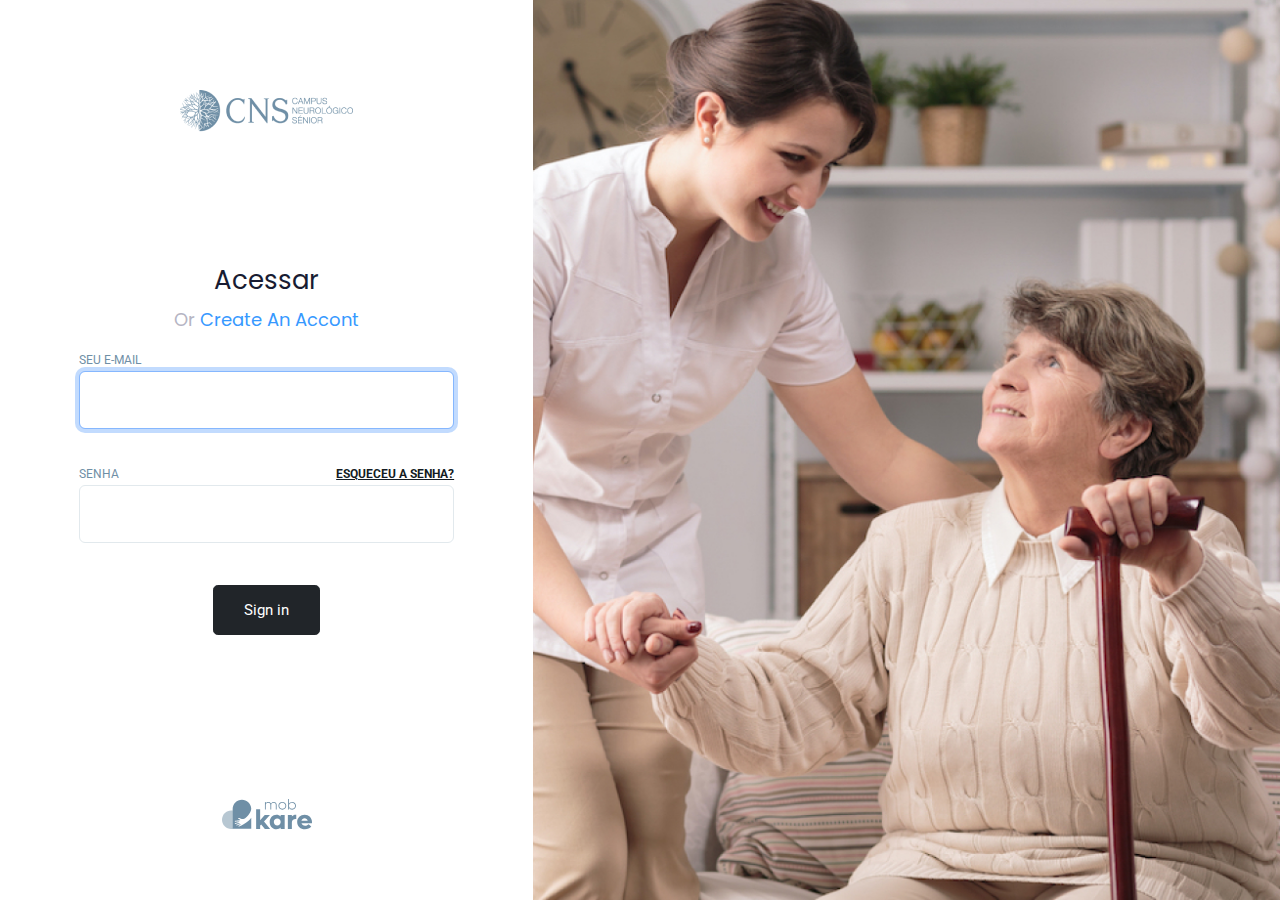
<file: login.html>
<!DOCTYPE html>
<html lang="pt-br">
  <head>
   <!-- Meta tags Obrigatórias -->
    <meta charset="utf-8">
    <meta name="viewport" content="width=device-width, initial-scale=1, shrink-to-fit=no">
     <meta name="theme-color" content="#ff9224">
    <link rel="shortcut icon" href="favicon.ico"/>
      <meta name="description" content="It´s always time to care">
     <meta property="og:title" content="Mob Kare">
     <meta property="og:description" content="It´s always time to care">
    <meta property="og:image" itemprop="image" content="" >
   
    <!-- Bootstrap CSS -->
    <link rel="preconnect" href="https://fonts.gstatic.com">
    <link href="https://fonts.googleapis.com/css2?family=Poppins:wght@400;700&family=Roboto&display=swap" rel="stylesheet">
    <link rel="stylesheet" href="libs/bootstrap/css/bootstrap.min.css">       
    <link rel="stylesheet" type="text/css" href="libs/lightbox/css/lightbox.min.css">
    <link rel="stylesheet" type="text/css" href="libs/css/geral.css">
    <link rel="stylesheet" type="text/css" href="libs/css/login.css">
    <title>Mob Kare</title> 

 

</head>

  <body class="text-center">
      
      <section class="container-fluid">
          <div class="row group-form">

              <div class="col-sm-12 col-md-5" id="bloco-busca">
                
                <main class="form-signin">
                  <form>
                   <div class="lg-top"><img src="img/logo.png" alt="" ></div>
                    <h1 class="mb-3 fw-normal">Acessar <span> Or <a href="">Create An Accont</a></span></h1>
                    <label for="inputEmail" >SEU E-MAIL</label>
                    <input type="email" id="inputEmail" class="form-control form-control-lg" required="" autofocus="">
                    <label for="inputPassword" id="blc-senha" >SENHA <span><a href="">esqueceu a senha?</a></span></label>
                    <input type="password" id="inputPassword" class="form-control form-control-lg"  required="">
                    
                    <button class=" btn btn-lg btn-dark" type="submit">Sign in</button>
                    <p class="marca-rodape"><img src="img/mob-kare-rodape.svg"></p>
                  </form>
                </main>


              </div>

              <div class="col-sm-12 col-md-7" id="login-bg"></div>

          </div>
      </section>


    <!-- JavaScript (Opcional) -->
    <script type="text/javascript" src="libs/jquery-3.5.1.min.js"></script>
    <script type="text/javascript" src="libs/jquery-migrate-3.3.2.min.js"></script>
    <script type="text/javascript" src="libs/lightbox/js/lightbox.min.js"></script>

    <!-- jQuery primeiro, depois Popper.js, depois Bootstrap JS -->
   <script type="text/javascript" src="libs/bootstrap/js/bootstrap.bundle.min.js"></script>
   
    <script type="text/javascript" src="libs/geral.js"></script>
  </body>
</html>
</file>
<file: libs/css/geral.css>
body{
    background: #f8f9fb;
    color: #6f8fa6;
}

body, p, ul, ol, dl, input, textarea {
    font-family: 'Roboto', sans-serif;
     
    
}
a,a:hover{
    color: #131c23;
}
a:hover{
    text-decoration: none;
}

button:focus {
    outline: dotted 1px;
    outline: 0 !important;
}

h1, h2, h3, h4, h5, h6{
    font-family: 'Poppins', sans-serif;
    font-weight: 700;
}

h1{
    font-size: 2.3rem;
}
/* CORES 

primaria: #6f8fa6;
secundaria: #131c23;
accent: #67cc78;
text color: #131c23;

*/

/*LOGIN*/


#login-bg{
    background: url(../../img/bg-login.jpg) no-repeat center center;
    background-size: cover; 
    height: calc(100vh - 0rem);
}



header{
    border-top:5px solid #67CC78;
    background:#fff;
}

.navegacao-topo{
    list-style-type: none;
    padding: 0;
    margin: 17px 0 auto;
    text-align: center;
}

.container{
    max-width: 750px;
}

.navegacao-topo li{
    font-size: 14px;
    text-align: center;
    border-right:1px solid #ebeff3;
    padding: 10px 20px;
    display: inline-block;
    position: relative;
}

.navegacao-topo li:last-child{
    border-right: 0 !important;
}

.navegacao-topo li a span{
    display: block;
 
}

#logo-cliente{
    margin: 24px;
    display: block;
}

.navegacao-topo li a.ativo{
    opacity: 60%;
    color: #6f8fa6;
    text-decoration: none;
}

.alert-msg::before{
    content: '';
    display: block;
    width: 10px;
    height: 10px;
    top: 6px;
    right: 38px;
    position: absolute;
    background: url(../../img/alert-msg.svg) no-repeat center top;
}

.dropblack{
    background:#f1f4f6;
    color: #6f8fa6;
    border-radius: 6px;
    text-decoration: underline;
    border: 0;
    font-size: 14px;
    padding: 10px 20px;
}
.dropblack span{
    margin-right: 10px;
}

.dropblack  i{
    font-style: normal !important; 
}

.dropblack.show{
    /*background:#131C23;*/
}

header .dropdown-toggle::after{
    border:0 !important;
}
.remote-ico{
    margin:24px;
}


header .dropdown-item {
    padding: 1rem 0 1rem 3rem !important;
}

.dropdown-menu-dark {
    color: #6f8fa6;
    background-color: #131C23;
    border-color: rgba(0, 0, 0, 0.15);
    text-align: right;
    font-size: 14px;
    padding: 25px 30px;
    border-radius: 6px;
}

.dropdown-menu-dark li{
   
}

.dropdown-menu-dark li a {
   
    color: #6f8fa6 !important;
    text-decoration: underline;
}

.dropdown-menu-dark .dropdown-item:hover, .dropdown-menu-dark .dropdown-item:focus {
    color: #fff;
    background-color: transparent;
    opacity: 0.6;
}
.exit-ic{
    position: relative;
}

.exit-ic:after{
    content: '';
    position: absolute;
    right: 29px;
    top: 14px;
    background: url(../../img/exit.svg) no-repeat;
    width: 24px;
    height: 24px;
}
.imagem-topo{
    background: url(../../img/topo.png) no-repeat;
    background-size: cover;
    height: 120px;
    position: relative;
}

.bt-personalizar {
    font-size: 14px;
    position: relative;
    color: #fff;
    background-color: rgba(255,255,255,0.2);
    padding: 14px 23px 13px 44px;
    float: right;
    margin: 34px 24px 24px 24px;
    border-radius: 6px;
}

.bt-personalizar:hover{
    color: #fff;
    background-color: rgba(255,255,255,0.4);
}
.bt-personalizar:after{
    content: '';
    width: 24px;
    height: 24px;
    background: url(../../img/ico-galer.svg) no-repeat;
    position: absolute;
        left: 10PX;
    top: 12px;

}
i{
    font-style:normal;
}

.intv{
    background:url(../../img/clc-cinza.svg) no-repeat left center;
    color: #D8D8D8;
    padding-left:13px;
}

.atv{
    background: url(../../img/clc-verde.svg) no-repeat left center;
    color: #6DD8A4;
     padding-left:13px;
}

.aclist{
    background:#F4F6F9;
    padding:6px;
    border-radius: 6px;
}

.bt-menu-mobile {
    display: none;
    cursor: pointer;
    font-size: 14px;
    position: relative;
    color: #fff;
    background-color: rgba(255,255,255,0.2);
    padding: 14px 23px 13px 44px;
    float: left;
    margin: 34px 24px 24px 24px;
    border-radius: 6px;
}

.bt-menu-mobile:hover{
    color: #fff;
    background-color: rgba(255,255,255,0.4);
}
.bt-menu-mobile:after{
    content: '';
    width: 24px;
    height: 24px;
    background: url(../../img/menu-mob.svg) no-repeat;
    position: absolute;
    left: 10PX;
    top: 12px;
}

#navegacao-inferior{
    display: none;
}


.center-usuario{
    text-align: center;
    margin:0 auto;
}
.center-usuario h1{
    color: #131c23;
    margin-bottom: 40px;
}

.center-usuario img {
    margin-bottom: 20px;
    margin-top: -70px;
    position: relative;
    z-index: 120;
}
.center-usuario h1 span{
    display: block;
    color: #6F8FA6 !important;
    font-family: 'Roboto', sans-serif;
    font-size: 14px;
}
.idv{
    width: 100%;
    height: 3px;
    background-color: rgba(111,143,166,0.2);
}

.ultimas-atualizacoes{
    font-size: 18px;
    position: relative;
    margin: 42px 0;
    color: #131c23;
    padding-left: 32px;
}
.ultimas-atualizacoes:before{
    background: url(../../img/atualizacoes.svg) no-repeat;
    width: 24px;
    height: 24px;
    content: '';
    display: block;
    position: absolute;
    top: -2px;
    left: 0;
}

.filtros{
    text-align: right !important;
    margin: 40px 0 0 0;
    padding: 0;
    list-style-type: none;
}
.filtros li{display: inline-block;}

.filtros li:last-child{
    margin-left: 10px;
}
.filtros li a {
    position: relative;
    background-color: rgba(111,143,166,0.2);
    color: #6F8FA6;
    padding: 13px 20px 12px 40px;
    font-size: 12px;
    border-radius: 6px;
}

.sessao-filtro{
    display: none;
}
.sessao-filtro.ativado{
    display: block !important;
}

.filtros li a:hover{
    text-decoration: none;
}

.porfiltro{
    cursor: pointer;
}

.porfiltro:before, .pordata:before{
    content: '';
    width: 24px;
    height: 24px;
    left: 9px;
    top: 8px;
    display: block;
    position: absolute;
}

.porfiltro:before{
    background: url(../../img/filtro.svg) no-repeat;
}

.pordata:before{
    background: url(../../img/data.svg) no-repeat;
}



#display-filtro,#display-data{
    padding-top: 30px;
    margin-bottom: 50px;
}

#display-filtro h4,#display-data h4{
    font-size:12px;
    display: block;
    width: 100%;
    margin-bottom: 15px;
    padding-bottom: 7px;
}

#bloco-filtro{
    padding: 0;
    margin: 0 0 0px 0;
    display: block;
    width: 100%;
}

#bloco-filtro li{
    display: inline-block;
}

#bloco-filtro li a{
    font-size: 14px;
    border: 1px solid #6f8fa6;
    color: #6f8fa6;
    padding: 14px 14px;
    border-radius:6px;
    font-weight:300;
}

#bloco-filtro li a.ativo{
    background-color: rgba(111,143,166,0.2);
    text-decoration: none;
}
#display-data input{
    border-radius: 6px;
}

.filtro-data{
    display: none;
}
.filtro-data.ativado{
    display: block !important;
}

.postagens{
    position: relative;
    padding: 40px;
    margin-bottom: 40px;
}
.postagens h4{
    font-size: 16px;
    line-height: 150%;
    color: #131C23;
    margin-bottom: 30px;
    position: relative;
    padding-left: 70px;
}

.postagens h4:before{
    content: '';
    position: absolute;
    left: 0;
    top: 0;
    width: 50px;
    height: 50px;
}

.bg-alimentacao.postagens h4:before{
    background: url(../../img/Ico-alimentacao.svg) no-repeat;
}

.bg-alimentacao{
    border-left: 4px solid #EFA765;
}

.bg-sono.postagens h4:before{
    background: url(../../img/Ico-sono.svg) no-repeat;
}

.bg-sono{
    border-left: 4px solid #6DBED8;
}


.bg-higiene.postagens h4:before{
    background: url(../../img/ico-higiene.svg) no-repeat;
    background-size: cover;
}

.bg-higiene{
    border-left: 4px solid #D86DB3;
}


.bg-medicamento.postagens h4:before{
    background: url(../../img/ico-medicamentos.svg) no-repeat;
    background-size: cover;
}


.bg-medicamento{
    border-left: 4px solid #6DD8A4;
}


.bg-atividade.postagens h4:before{
    background: url(../../img/atividades.svg) no-repeat;
    background-size: cover;
}


.bg-atividade{
    border-left: 4px solid #B56DD8;
}

.bg-urgentes.postagens h4:before{
    background: url(../../img/ico-urgente.svg) no-repeat;
    background-size: cover;
}


.bg-urgentes{
    border-left: 4px solid #FF604A;
}






.postagens h4 span {
    display: block;
    font-size: 14px;
    color: #6F8FA6;
     font-family: 'Roboto', sans-serif;
}


.postagens h5{
    font-size: 12px;
    color: #6F8FA6;
    margin-bottom: 20px;
}
.postagens h5 span {
    display: block;
    font-size: 14px;
    line-height: 150%;
    color: #131C23;
     font-family: 'Roboto', sans-serif;
}

.cmtr{
    margin-top:30px;
    font-size: 14px;
    margin-bottom: 0;
}
.cmtr a{
    color: #6F8FA6;
}

.rounded{
    border-radius: 8px !important;
}
.shadow {
   box-shadow: 0px 14px 28px rgba(111, 143, 166, 0.08) !important;
}

.user-detalhe {
    position: absolute;
    right: 40px;
    top: 46px;
    font-size: 14px;
    color: #6F8FA6;
}
.user-detalhe a{ color: #6F8FA6; }



footer{
    padding-top: 20px;
    background: #131C23;
    color: #6F8FA6;
    font-size: 14px;
    padding-bottom: 60px;
}

footer .idv{
    margin-bottom:30px;
}

footer a:hover{
    color: #6F8FA6;
    text-decoration: none;
}
.tp-footer{
    margin-top:5px;
}

footer p.text-end{
    margin-top:11px;
}

.bt-plus{
    position: relative;
    background-color: rgba(111,143,166,0.1);
    color: #6F8FA6;
    padding: 16px 16px 16px 48px;
    border-radius: 6px;
}

a.bt-plus:before{
    content: '';
    display: block;
    position: absolute;
    left: 14px;
    top: 13px;
    width: 24px;
    height: 24px;
    background: url(../../img/cloud-crossed.svg) no-repeat;
}

.imagens-post{
    width: 100%;
    display: block;
    height: 400px;
    background-size: cover;
    position: relative;
    border-radius: 8px;
    overflow: hidden;
    margin-bottom: 40px;
    background-position: center;
}
.lupa-plus{
    position: absolute;
    right: 40px;
    bottom: 40px;
    z-index: 40;
}
.inf-galeria{
    position: absolute;
    left: 40px;
    bottom: 40px;
    padding: 12px 5px 5px 68px;
    margin: 0;
}
.inf-galeria{
   z-index: 40;
    color: #fff;
    font-size: 14px;
    
}
.inf-galeria img{
border-radius: 10px;
     width: 20px;
    height: 20px;
}
.inf-galeria span{
    display: block;
    line-height: 32px;
}

.inf-galeria a{
    color: #fff;
}

.inf-galeria:before{
    content: '';
    width: 60px;
    height: 60px;
    background: url(../../img/ico-galer.svg) no-repeat;
    position: absolute;
    left: 0;
    top: 0px;
    background-size: cover;
}
.degrade{
    position: absolute;
    width: 100%;
    height: 100%;
    display: block;
    background: rgb(57,66,73);
background: linear-gradient(0deg, rgba(57,66,73,0.6) 0%, rgba(111,143,166,0.19) 100%);
}

.titulo{
    display: inline-block;
    background: rgba(111, 143, 166, 0.5);
    color: #fff;
    font-size: 28px;
    padding: 8px 12px;
    border-radius: 6px;
    margin: 35px;
}

.detalhe-topo{
     background: rgba(111, 143, 166, 0.5);
     border-radius: 9px;
     float: right;
     color: #fff;
     margin: 20px 24px 24px 24px;
     padding: 10px 15px 1px 15px;
}

.detalhe-topo img{
    width: 50px;
    display:inline-block;
    margin-right:20px;
    height: 50px;
    border-radius:8px;
    position: relative;
    top: -14px;
}
.detalhe-topo h2{
    font-size:28px;
    display:inline-block;
}

.detalhe-topo h2 span{
    font-size:14px;
    font-family: 'Roboto', sans-serif;
    display:block;
    position:relative;
    padding-top: 4px;
}
.detalhe-topo h2 span:before{
    content:'';
    width:100%;
    height:1px;
    opacity: 0.2;
    border: 1px solid #FFFFFF;
    display:block;
    top: 0;
    position: absolute;
}
#esp-galeria{
    margin-top:40px;
}



::-webkit-input-placeholder  { color: #6F8FA6 !important; text-decoration: underline; }
input:-moz-placeholder { color: #6F8FA6 !important; text-decoration: underline;}


::-webkit-input-placeholder  { color: #6F8FA6 !important;  }
#data-modal:-moz-placeholder { color: #6F8FA6 !important; }


textarea:-moz-placeholder { color: #6F8FA6 !important; text-decoration: underline;}

/* CHAT */

.messaging img{ max-width:100%;}
.inbox_people {
   
    float: left;
    overflow: hidden;
    width: 30%;
   
    padding-left: 32px;
}

#data-modal{
    background:url(../../img/calendar.svg) no-repeat 95% 17px;
}
.stylish-input-group{
    position: relative;
}
.inbox_msg {
    clear: both;
    overflow: hidden;
    padding-bottom: 30px;
}
.top_spac{ margin: 20px 0 0;}


.recent_heading {float: left; width:40%;}
.srch_bar {
  display: inline-block;
  
  width: 100%; 
}
.headind_srch {
    padding: 5px 8px 8px 0;
    overflow: hidden;
}

.chat_ib h5{
     font-family: 'Roboto', sans-serif;
}

.recent_heading h4 {
  color: #05728f;
  font-size: 21px;
  margin: auto;
}
.srch_bar input{ 
        background: rgba(111, 143, 166, 0.1);
    border-radius: 6px;
    width: 100%;
    padding: 15px 15px;
    font-size: 14px;
    height: 52px;
    border: 0;
    margin-top:5px;

 }
.srch_bar .input-group-addon button {
  background: rgba(0, 0, 0, 0) none repeat scroll 0 0;
  border: medium none;
  padding: 0;
  color: #707070;
  font-size: 18px;
}
.srch_bar .input-group-addon { margin:0; position: absolute; top: 11px;
right: 11px;}

.chat_ib h5{font-size:16px;color:#6F8FA6;margin:0 0 8px 0;font-weight: bold;margin-bottom: 0;}
.chat_ib h5 span{ float: right;
    margin-top: 9px;}
.chat_ib p{ font-size:14px; color:#6F8FA6; margin:auto}
.chat_img {
  float: left;
  width: 11%;
}
.chat_ib {
  float: left;
  width: 88%;
}

.chat_people{ overflow:hidden; clear:both;}
.chat_list {
  border-top: 1px solid #dde4ea;
  margin: 0 9px 0 0;
  padding: 23px 16px 19px;
}
.inbox_chat { /*height: 550px; overflow-y: scroll;*/}

.active_chat{background: #fff;}

.incoming_msg_img {
  display: inline-block;
  width: 6%;
}
.received_msg {
  display: inline-block;
  padding: 0 0 0 10px;
  vertical-align: top;
  width: 92%;
 }
 .received_withd_msg p {
  color: #131C23;
  font-size: 14px;
  margin: 0;
 
  width: 100%;
}
.time_date {
  color: #6F8FA6;
  display: block;
  font-size: 12px;
  margin: 8px 0 0;
}
.received_withd_msg { width: 57%;
background: #EAEEF3;
padding:20px;
border-radius: 0px 13px 13px 13px;}
.mesgs {
  float: left;
  padding: 30px 15px 0 25px;
  width: 70%;
  border-left: 3px solid #dde4ea;
}

 .sent_msg p {
 
  font-size: 14px;
  margin: 0; 
  color: #131C23;
  width:100%;
}
.outgoing_msg{ overflow:hidden; margin:26px 0 26px;}
.sent_msg {
  float: right;
  width: 46%;
  padding:20px;
  background: #FFFFFF;
border-radius: 13px 0px 13px 13px;
}
.input_msg_write input {
    height: 90px;
  background: #FFFFFF;
 /* Light Shadow */
box-shadow: 0px 8px 14px rgba(13, 85, 141, 0.2);
border-radius: 6px;
  border: 0;
  color: #4c4c4c;
  font-size: 15px;
  min-height: 48px;
  width: 100%;
}

.type_msg {
    position: relative;
    display: block;
    width: 100%;
    margin-top: 40px;
}
.msg_send_btn {
 position: absolute;
    right: 12px;
    top: 18px;
    border: 0;
    background: none;
  }
.messaging { padding: 0 0 50px 0;}
.msg_history {
  height: 516px;
  overflow-y: auto;
}

#informacoes-chat .chat_img{
    width: auto;
    margin-right: 10px;
    margin-left:12px;
}

#informacoes-chat{
    margin-bottom:20px;
}

/* ROTINAS */

.bt-rotina{
    
    position: relative;
    width: 160px;
    height: 162px;
    background: #FFFFFF;
    box-shadow: 0px 14px 28px rgba(111, 143, 166, 0.08);
    border-radius: 10px;
    text-align: center;
    display: inline-block;
    padding:20px;
    margin:20px;
    color: #6F8FA6;
    text-decoration: underline;
    font-size: 14px;
}
.rt-alimentacao{
    cursor: pointer;
}

.miolo-pao{
    margin: 2px;
    padding: 11px 19px;
}
.fit-um{
    background:url(../../img/ion_chevron-back-circle.svg) no-repeat left center;
    padding-left: 27px !important;
}

.miolo-pao li{
    display: inline;
    font-size:14px;
    padding: 5px 3px;
}

.miolo-pao li a{
    color: #6F8FA6;
}

.bt-rotina:before{
    content: '';
    width: 80px;
    height: 80px;
    display: block;
}

.bt-rotina.rt-alimentacao:before{
    background: url(../../img/Ico-alimentacao.svg) no-repeat center center;
    background-size: cover;
    text-align: center;
    margin: 9px auto;
}

.bt-rotina.rt-higiene:before{
    background: url(../../img/ico-higiene.svg) no-repeat center center;
    background-size: cover;
    text-align: center;
    margin: 9px auto;
}

.bt-rotina.rt-sono:before{
    background: url(../../img/Ico-sono.svg) no-repeat center center;
    background-size: cover;
    text-align: center;
    margin: 9px auto;
}

.bt-rotina.rt-saude:before{
    background: url(../../img/ico-saude.svg) no-repeat center center;
    background-size: cover;
    text-align: center;
    margin: 9px auto;
}

.bt-rotina.rt-medicamentos:before{
    background: url(../../img/ico-medicamentos.svg) no-repeat center center;
    background-size: cover;
    text-align: center;
    margin: 9px auto;
}

.bt-rotina.rt-atividades:before{
    background: url(../../img/atividades.svg) no-repeat center center;
    background-size: cover;
    text-align: center;
    margin: 9px auto;
}

.bt-rotina.rt-mensagens:before{
    background: url(../../img/ico-mensagens-verde.svg) no-repeat center center;
    background-size: cover;
    text-align: center;
    margin: 9px auto;
}

.bt-rotina.rt-outras:before{
    background: url(../../img/ico-outras.svg) no-repeat center center;
    background-size: cover;
    text-align: center;
    margin: 9px auto;
}

.bt-rotina.rt-rotinas-anteriores:before{
    background: url(../../img/ico-rotinas.svg) no-repeat center center;
    background-size: cover;
    text-align: center;
    margin: 9px auto;
}

.bt-rotina.rt-urgentes:before{
    background: url(../../img/ico-urgente.svg) no-repeat center center;
    background-size: cover;
    text-align: center;
    margin: 9px auto;
}

.sessao-rotina{
    max-width: 850px;
}

/* BARRA DE ROLAGEM*/

#demo {
  position: relative;
  
}

.scrollbar {
margin-left: 30px;
float: left;
height: 300px;
width: 65px;
background: #fff;
overflow-y: scroll;
margin-bottom: 25px;
}
.force-overflow {
min-height: 450px;
}

#campo-busca-msg{
    position: relative;
}
#campo-busca-msg input{
    background: transparent;
    border:0;
    font-size: 14px;
    margin-top: 37px;
    margin-bottom: 30px;
    padding-left: 31px;
}
#campo-busca-msg button{
    position: absolute;
    top: 16px;
    border:0;
    background: 0;
    left: -6px;
}

#esp-galeria-inf{
    margin-bottom: 40px;
}

/*SIDENAV*/

.sidenav {
  height: 0;
  width: 100%;
  position: fixed;
  z-index: 1;
  bottom: 0;
  left: 0;
  background-color: #fff;
  overflow-x: hidden;
  transition: 0.5s;
  padding-top: 0;
 
}

.sidenav a {
  padding: 8px 8px 8px 32px;
  text-decoration: none;
  font-size: 25px;
  color: #818181;
  display: block;
  transition: 0.3s;

}

.sidenav a:hover{
  color: #f1f1f1;

}

.sidenav .closebtn {
  position: absolute;
    top: 6px;
    right: 20px;
    margin-left: 50px;
    padding: 0;
}


/*SIDENAVMENU*/

.sidenavmenu {
  height: 100%;
  width: 0;
  position: fixed;
  z-index: 1;
  bottom: 0;
  left: 0;
  background-color: #fff;
  overflow-x: hidden;
  transition: 0.5s;
  padding-top: 0;
 
}

.sidenavmenu a {
  padding: 8px 8px 8px 32px;
  text-decoration: none;
  font-size: 25px;
  color: #818181;
  display: block;
  transition: 0.3s;

}

.sidenavmenu a:hover{
  color: #f1f1f1;

}

.sidenavmenu .closebtn {
  position: absolute;
    top: 6px;
    right: 20px;
    margin-left: 50px;
    padding: 0;
}


@media screen and (max-height: 450px) {
  /*.sidenav {padding-top: 15px;}*/
  .sidenav a {font-size: 18px;}
}


@media screen and (max-height: 800px) {
  .inferior-barra{
    position: relative !important;
  }
}


.top-modal{
    color: #131C23;
    font-size: 28px;
    background: #F8F9FB;
    text-align: center;
    height: 58px;
    padding-top: 12px;
    margin-bottom: 50px;
}

.info-paciente{
    height: 140px;
    display: table;
    width: 100%;
}

.info-paciente p{
    color: #6F8FA6;
    font-size: 14px;
}

.info-paciente h3{
    color: #131C23;
    font-size: 22px;
}

.descritivo-paciente{
    vertical-align: middle;
    display: table-cell;
    text-align: left;
}
.sessao-modal{
    width: 565px;
}

.inferior-barra{
    /*position:  absolute;*/
    width: 100%;
    background:#F8F9FB;
    height: 114px;
    bottom: 0;
    padding-top:35px;
    left: 0;
    border-top:2px solid #e2e9ed;
}
.inferior-barra button{
    font-size: 18px;
}

.inferior-barra .btn-link{
    color:#6F8FA6 ;
    font-size: 14px;
}

.min-hor{
    font-size: 12px;
    font-style: italic;
}

.btn-success {
    background-color: #67CC78;
    border-color: #67CC78;
    height: 58px;
}

.btn-success img{
    margin-right:5px;
}

.sessao-modal label{
    font-size: 12px;
    display: block;
    font-weight: bold;
    color: #131C23;
}
.sessao-modal label span{
    font-weight: normal;
}
.inf-md-topo{
    margin-bottom: 30px;
}
.esp-forms{
    margin-bottom: 30px;
}

.form-control,.form-select-lg{
    min-height: 58px;
        border: 1px solid #e2e9ed;
        color: #6F8FA6;
        font-size: 14px !important;
}

.form-select{
    font-size: 14px !important;
}
.form-check-label{
   color: #6F8FA6 !important;
    text-decoration: underline;
    font-weight: normal !important;
    margin-left: 8px;
    margin-right: 20px;
    margin-top: 2px;
}

.form-check-input{
    width: 24px;
    height: 24px;
    margin-top: 0;
    border: 1px solid #c5d2db;
}
.form-check-input:checked[type=radio] {
    background: url(../../img/ic-check.svg) no-repeat center;
    border-color: #c5d2db;
}


/*Bootstrap Calendar*/
.datepicker {
    border-radius: 0;
    padding: 0;
}
.datepicker-days table thead, .datepicker-days table tbody, .datepicker-days table tfoot {
    padding: 10px;
    display: list-item;
}
.datepicker-days table thead, .datepicker-months table thead, .datepicker-years table thead, .datepicker-decades table thead, .datepicker-centuries table thead {
    background: #67CC78;
    color: #ffffff;
    border-radius: 0;
}
.datepicker-days table thead tr:nth-child(2n+0) td, .datepicker-days table thead tr:nth-child(2n+0) th {
    border-radius: 3px;
}
.datepicker-days table thead tr:nth-child(3n+0) {
    text-transform: uppercase;
    font-weight: 300 !important;
    font-size: 12px;
    color: rgba(255, 255, 255, 0.7);
}
.table-condensed > tbody > tr > td, .table-condensed > tbody > tr > th, .table-condensed > tfoot > tr > td, .table-condensed > tfoot > tr > th, .table-condensed > thead > tr > td, .table-condensed > thead > tr > th {
    padding: 11px 13px;
}
.datepicker-months table thead td, .datepicker-months table thead th, .datepicker-years table thead td, .datepicker-years table thead th, .datepicker-decades table thead td, .datepicker-decades table thead th, .datepicker-centuries table thead td, .datepicker-centuries table thead th {
    border-radius: 0;
}
.datepicker td, .datepicker th {
    border-radius: 50%;
    padding: 0 12px;
}
.datepicker-days table thead, .datepicker-months table thead, .datepicker-years table thead, .datepicker-decades table thead, .datepicker-centuries table thead {
    background: #67CC78;
    color: #ffffff;
    border-radius: 0;
}
.datepicker table tr td.active, .datepicker table tr td.active:hover, .datepicker table tr td.active.disabled, .datepicker table tr td.active.disabled:hover {
    background-image: none;
}
.datepicker .prev, .datepicker .next {
    color: rgba(255, 255, 255, 0.5);
    transition: 0.3s;
    width: 37px;
    height: 37px;
}
.datepicker .prev:hover, .datepicker .next:hover {
    background: transparent;
    color: rgba(255, 255, 255, 0.99);
    font-size: 21px;
}
.datepicker .datepicker-switch {
    font-size: 24px;
    font-weight: 400;
    transition: 0.3s;
}
.datepicker .datepicker-switch:hover {
    color: rgba(255, 255, 255, 0.7);
    background: transparent;
}
.datepicker table tr td span {
    border-radius: 2px;
    margin: 3%;
    width: 27%;
}
.datepicker table tr td span.active, .datepicker table tr td span.active:hover, .datepicker table tr td span.active.disabled, .datepicker table tr td span.active.disabled:hover {
  background-color: #67CC78;
  background-image: none;
}
.dropdown-menu {
    border: 1px solid rgba(0,0,0,.1);
    box-shadow: 0 6px 12px rgba(0,0,0,.175);
}
.datepicker-dropdown.datepicker-orient-top:before {
    border-top: 7px solid rgba(0,0,0,.1);
}


.obs-limitacoes h6{
    font-size:12px;
    margin-left:30px;
}

.lit-alert{
    list-style-type: none;
    margin:0;
    padding: 0 0 0 23px;
}

.lit-alert li{
    display: inline-block;
    background:#FFF3F1;
    padding: 14px 18px;
    border-radius: 6px;
    border: 2px solid #FFDDDD;
    color: #A56C6C;
    font-weight: bold;
    margin-right: 7px;
    font-size: 14px;
}

.use-sobre{
    cursor: pointer;
}

#detalhe-usuario h1{
   font-size: 38px;
    color: #131C23;
    margin-top: 20px;
    line-height: 36px;
    margin-bottom: 20px;
}
#detalhe-usuario h1 span{
    display: block;
    font-size:14px;
    color: #6F8FA6;
    font-family: 'Roboto', sans-serif;
    font-weight: 300;
}
.tabela-sobre{
    width: 100%;
    margin: 30px 0;
    
    border-top:2px solid #e2e9ed;
    border-bottom:2px solid #e2e9ed; 
}

.tabela-sobre td{
    padding-top:20px;
}
.tabela-sobre td p{
    color: #131C23;
}

.detalhes-sobre{
    color: #131C23;
}

.pnt-digital{
    cursor: pointer;
}
.sessao-tarefas{
    max-width: 950px;
}

.conteudo-tarefas{
    margin-top:50px;
}
.conteudo-tarefas h3 {
    font-size: 22px;
    line-height: 28px;
    margin-bottom: 20px;
}

.conteudo-tarefas h3 span{
    display: block;
    font-size: 14px;
    font-weight: normal;
    font-family: 'Roboto', sans-serif;
    color: #131C23;
}

tbody, td, tfoot, th, thead{
    border:0 !important;
}


tr{
    border-bottom: 1px solid #eaeef2;
}
.table{
    margin-bottom: 100px;
}
.table thead{
    background: #eaeef2;
    color: #6F8FA6;
    font-size: 12px;    
    text-transform: uppercase;
}
.table thead th{
    border-radius: 6px;
    padding:20px;
}

.table td {
    padding: 20px 0px 20px 20px;
}

.hora-tarefa{
        background: #eaeef2 url(../../img/time-ico.svg) no-repeat 7px center;
    border-radius: 6px;
    font-weight: bold;
    padding: 12px 10px 11px 29px;
}

.tarefa-utente img{
    float: left;
    width: 40px;
    height: 40px;
    margin-right: 5px;
    border-radius: 6px;
}

.tarefa-utente h4{
    font-size: 14px;
    padding-top:5px;
    font-weight: 400;
}

.tarefa-utente h4 span{
    display: block;
    color: #6F8FA6;
    font-family: 'Roboto', sans-serif;
    text-decoration: underline;
}
.hora-tipo{
    padding: 15px 13px;
    font-weight: bold;
    border-radius: 6px;
}

.almoco-trf{
    background:#f6e9dd;
    color: #131C23;
}

.btn-primary {
    background: #0D86DD url(../../img/ico-visible.svg) no-repeat 5px center;
    font-size: 14px;
    padding: 13px 12px 13px 29px;
    text-decoration: underline;
    color: #fff;
    border-color: #0D86DD;
    border-radius: 6px;
}
.higiene-trf{
    background:#f2dded;
}
.sono-trf{
    background:#e2f2f7;
}
.medicamentos-trf{
    background:#e2f7ed;
}

.atividades-trf{
    background:#f0e2f7;
}

.urgentes-trf{
    background:#ffdfdb;
}

.saude-trf{
    background:#ffdfdb;
}

.info-localizacao{
    text-decoration: underline;
    font-size: 12px;
    color: #459A4E;
    background: #ebfaed;
    border-radius: 6px;
    display: inline-block;
    padding: 10px 9px;
    font-weight: bold;
    cursor: pointer;
}
.info-localizacao .dropdown-menu{
    padding:20px;
    border:0;
    box-shadow: 0px 7px 14px rgba(111, 143, 166, 0.12);
border-radius: 6px;
min-width: 220px;
}

.info-localizacao .dropdown-menu h4{
    color: #6F8FA6;
    font-size:12px;
    text-decoration: none !important;
    text-transform: uppercase;
}

.dropdown-divider {
     border-top: 1px solid #EAEEF3;
}

.info-localizacao .dropdown-menu li{
    font-size:14px;
    
    font-weight:300;
}

.info-localizacao .dropdown-menu li a{
    text-decoration: underline;
}
.start-loc{
    background: url(../../img/star-localizacao.svg) no-repeat left center;
        padding-bottom: 5px;
}

.end-loc{
    background: url(../../img/end-localizacao.svg) no-repeat left center;
}

.start-loc,.end-loc{
    padding-left:15px
    ;
}
.info-localizacao .dropdown-menu li:last-child{
    margin-top:15px;
}

.sessao-dashboard{
    margin-top:60px;
    margin-bottom: 90px;
}

.sessao-dashboard .descritivo-paciente h1{
    color: #131C23;
}

.sessao-dashboard .descritivo-paciente a{
    color: #6F8FA6; 
}

.meus-utentes-x{
    border-top: 3px solid #dde4ea;

    border-bottom: 3px solid #dde4ea;
}
.busca-dash .mb-3{
  margin-bottom:0 !important;
}
.busca-dash label{
    font-size:12px;
    font-weight: 700;
    padding-top:22px;
}

#input-bsc-dash{
    background: transparent url(../../img/ico-pesquisa.svg) no-repeat center left;
    border:0;
    padding-left:25px;
}

.utnts-sessao-dash li{
    display: inline-block;
    text-align: center;
    background: url(../../img/linha.png) no-repeat center right;
    padding: 4px 17px;
}

.utnts-sessao-dash li:last-child{
    background: none;
}

.utnts-sessao-dash li.ativo a{
   
}

.utnts-sessao-dash li a{
    display: table;
}

.utnts-sessao-dash li a span{
    display: block;
    font-size:14px;
    font-weight:normal;
    color: #6F8FA6;
}
.utnts-sessao-dash li img{
        width: 58px !important;
    height: 58px;
    border-radius: 6px;
    display: initial !important;
}

.detalhes-escala{
    border-bottom: 3px solid #dde4ea;
    margin-bottom: 25px;
}
.detalhes-escala table{
  font-size:12px;
  margin-bottom: 40px;
  border-color: transparent;
}
.detalhes-escala table th{
  background:#defae0;
  border-radius: 6px;
  text-align: center;
  width: 14.2%;
  padding: 18px;
  color: #6f8fa6;
  font-weight: normal;
}
.lista-msg{
  padding:0;
  list-style-type:none;
  border-bottom: 3px solid #dde4ea;
  margin-bottom: 30px;
}
.lista-msg li{
 font-weight:normal;
 color:#131C23;
}
.lista-msg li a{
  display:block;
  color:#6F8FA6;
}
.lista-msg li{
  margin-bottom: 28px;
}
.detalhes-escala table td{
  text-align: center;
  width: 14.2%;
  font-weight:normal;
  padding: 15px 0;
}
.detalhes-escala table td.folga{color: #6f8fa6;
font-weight:bold;}
.detalhes-escala table td span{
  font-weight:700;
  display:block;
  margin-top:5px;
}
.detalhes-escala table th.folga{
  background:#cfe2f0;
}
.detalhes-escala table th span{
  font-weight:700;
}
.ico-msn{
    font-size: 12px;
    background:url(../../img/mensagens.svg) no-repeat left center;
    padding: 33px 32px 27px 32px;
    font-weight: 700;
}
.btn-v-mais{
    background:#eaeef2;
    border-radius: 6px;
    text-decoration: underline;
    color: #6F8FA6;
    padding: 13px 17px;
    float: right;
    font-weight: normal;
}

.ico-trf{
    font-size: 12px;
    background:url(../../img/tarefa-ico.svg) no-repeat left center;
    padding: 33px 32px 27px 32px;
    font-weight: 700;
}

#bg-menu {
   background:#f8f9fb;
    z-index: 1000;
    padding-top: 20px;
    height: calc(100vh - 4rem);
}
.sessao-admin{
    background:#fff;
}

/*MENU*/
#Menu{
  display: block;
  /*padding: 35px 30px 30px 30%;*/
  padding: 35px 30px 30px 0;
}


#Menu a {
    font-family: 'Poppins', sans-serif;
    display: block;
    font-weight: 400;
    color: #455A64;
    text-decoration: none;
    border-bottom: 1px solid #DDE4EA;
    font-size: 16px;
    position: relative;
    padding: 17px 0;
}


a.mn_sub::before {
    content: '';
    background: url(../../img/arrow.svg) no-repeat;
    background-position: center center;
    width: 16px;
    position: absolute;
    right: 0;
    top: 17px;
    height: 20px;
    display: block;
    -webkit-transform: rotate(0deg);
    -ms-transform: rotate(0deg);
    transform: rotate(0deg);
}
[aria-expanded="true"]{
    font-weight:700 !important;
}
a.mn_sub[aria-expanded="true"]::before{
  -webkit-transform: rotate(180deg);
    -ms-transform: rotate(180deg);
    transform: rotate(180deg);
}

a.mn_sub.setnav::before {
    -webkit-transform: rotate(0deg);
    -ms-transform: rotate(0deg);
    transform: rotate(0deg);
}

a.mn_sub::before,a.icomenu,.collapsing a,.mn_sb_sb.atv{
     transition: -webkit-transform .3s;
    transition: transform .3s;
    transition: transform .3s,-webkit-transform .3s;
}

.collapse{
  display: table;
 /* padding-left: 15px;*/
}

.ativado{
    font-weight: 700;
}

a.mn_sub.no_sub::before{
  -webkit-transform: rotate(180deg);
    -ms-transform: rotate(180deg);
    transform: rotate(180deg);
}

.collapse a::before{
    content: '';
   /* background: url(../img/arrow-sub.svg) no-repeat;*/
    background-position: center center;
    width: 8px;
    position: absolute;
    left: -13px;
    top: 7px;
    height: 8px;
    display: table;
    -webkit-transform: rotate(0deg);
    -ms-transform: rotate(0deg);
    transform: rotate(0deg);
}

.collapse a.mn_sb_sb.atv::before{
    -webkit-transform: rotate(90deg);
    -ms-transform: rotate(90deg);
    transform: rotate(90deg);
}

.collapse a {
    font-size: 14px !important;
    border-bottom: 0 !important;
    padding: 15px 0 15px 16px !important;
}

.painel-bloco{
    padding:30px 0 0 0;
}

.painel-bloco .miolo-pao{
    padding: 11px 19px 11px 0;
}


.painel-bloco h1{
    font-size:20px;
    color: #131C23;
    
}

.dataTables_wrapper{
    margin:30px 0;
}

.dataTables_length,.dataTables_filter,.dataTables_info{
    margin-bottom: 20px;
    font-size: 12px;
}

table.dataTable tbody th, table.dataTable tbody td {
    padding: 16px 10px;
    font-size: 14px;
}

.dataTable th{
    background:#f1f4f6;
    font-size: 12px;
}

table.dataTable thead th, table.dataTable thead td {
    padding: 16px 18px;
    border-radius: 6px; 
}

table.dataTable td{
    background-color: #fff !important;
    border-bottom: 1px solid #f1f4f6 !important;
}

.dataTables_wrapper .dataTables_length select,.dataTables_wrapper .dataTables_filter input {
    border: 0;
    border-radius: 6px;
    background-color: #edf1f5;
    padding: 6px;
}

.dataTables_wrapper .dataTables_filter input {
    margin-left: 3px;
}

table.dataTable tfoot th, table.dataTable tfoot td {
    padding: 17px 19px 22px 25px;
    border-top: 1px solid #111;
}

tfoot{
    margin-bottom: 30px;
}

tfoot select{
    background-color: #e9eaeb;
    border:0;
    padding:5px;
    width: 100%;
}

.dataTables_paginate{
    font-size:12px;
}

.painel-bloco .text-end{
    padding-top:16px;
}

.dataTables_wrapper .dataTables_paginate .paginate_button.current, .dataTables_wrapper .dataTables_paginate .paginate_button.current:hover {
    color: #fff !important;
    border: 0;
    border-radius: 6px;
    background-color: #5099f7 !important;
    background:transparent;
}

.dataTables_wrapper .dataTables_paginate .paginate_button.current:hover{
    background-color:#3785eb !important; 
}

.dataTables_wrapper .dataTables_paginate .paginate_button:hover {
    color: white !important;
    border: 0;
    border-radius: 6px;
    background-color: #3785eb !important;
    background: transparent;
}


/* FIM MENU */
</file>
<file: libs/css/login.css>
.group-form{
  height: 100%;
}

#bloco-busca {
  position: relative;
  display: flex;
  align-items: center;
  padding-top: 40px;
  padding-bottom: 40px;
  background-color: #fff;
}

.fw-normal{
  color: #181C32;
  font-size: 26px;
}

.fw-normal span {
    display: block;
    font-size: 18px;
    color: #B5B5C3;
    margin-top: 0.8rem;
}

.fw-normal span a{
   color: #3699FF;
   text-decoration: none;
}

.mb-4 {
    margin-bottom: 4.5rem!important;
}

.form-signin {
  width: 100%;
  max-width: 375px;
  padding: 0;
  margin: auto;
}

.form-signin label{
  text-align: left !important;
  font-size: 12px;
  width: 100%;
}

.form-signin .checkbox {
  font-weight: 400;
}
.form-signin .form-control {
  position: relative;
  box-sizing: border-box;
  height: 58px;
  border-radius: 6px;
  padding: 10px;
  font-size: 16px;
}
.form-signin .form-control:focus {
  z-index: 2;
}
.form-signin input[type="email"] {

  margin-bottom: 2rem;
}
.form-signin input[type="password"] {
  margin-bottom: 10px;
 
}
#blc-senha{
  position: relative;
}
#blc-senha span{
  font-size: 12px;
  position: absolute;
  font-weight: bold;
  right: 0;
  top: 0;
  text-transform: uppercase;
}
#blc-senha span a{
  color: #131C23;

}
.form-signin .btn{
  margin-top:2rem;
  font-size: 15px;
  width: 107px;
  height: 50px;
}

.lg-top{
  width: 100%;
  top: 10%;
  left: 0;
  position: absolute;
}
.marca-rodape{
  bottom: 6%;
  position: absolute;
  left: 0;
  width: 100%
}

@media only screen and  (max-width:768px){

  #login-bg{
    display: none !important;
  }

  .marca-rodape {
    bottom: 0;
    position: relative;
    left: 0;
    width: 100%;
    margin-top: 20%;
}

.lg-top {
    width: 100%;
    margin-top: 5%;
    left: 0;
    position: relative;
    margin-bottom: 5%;
}
}
</file>
